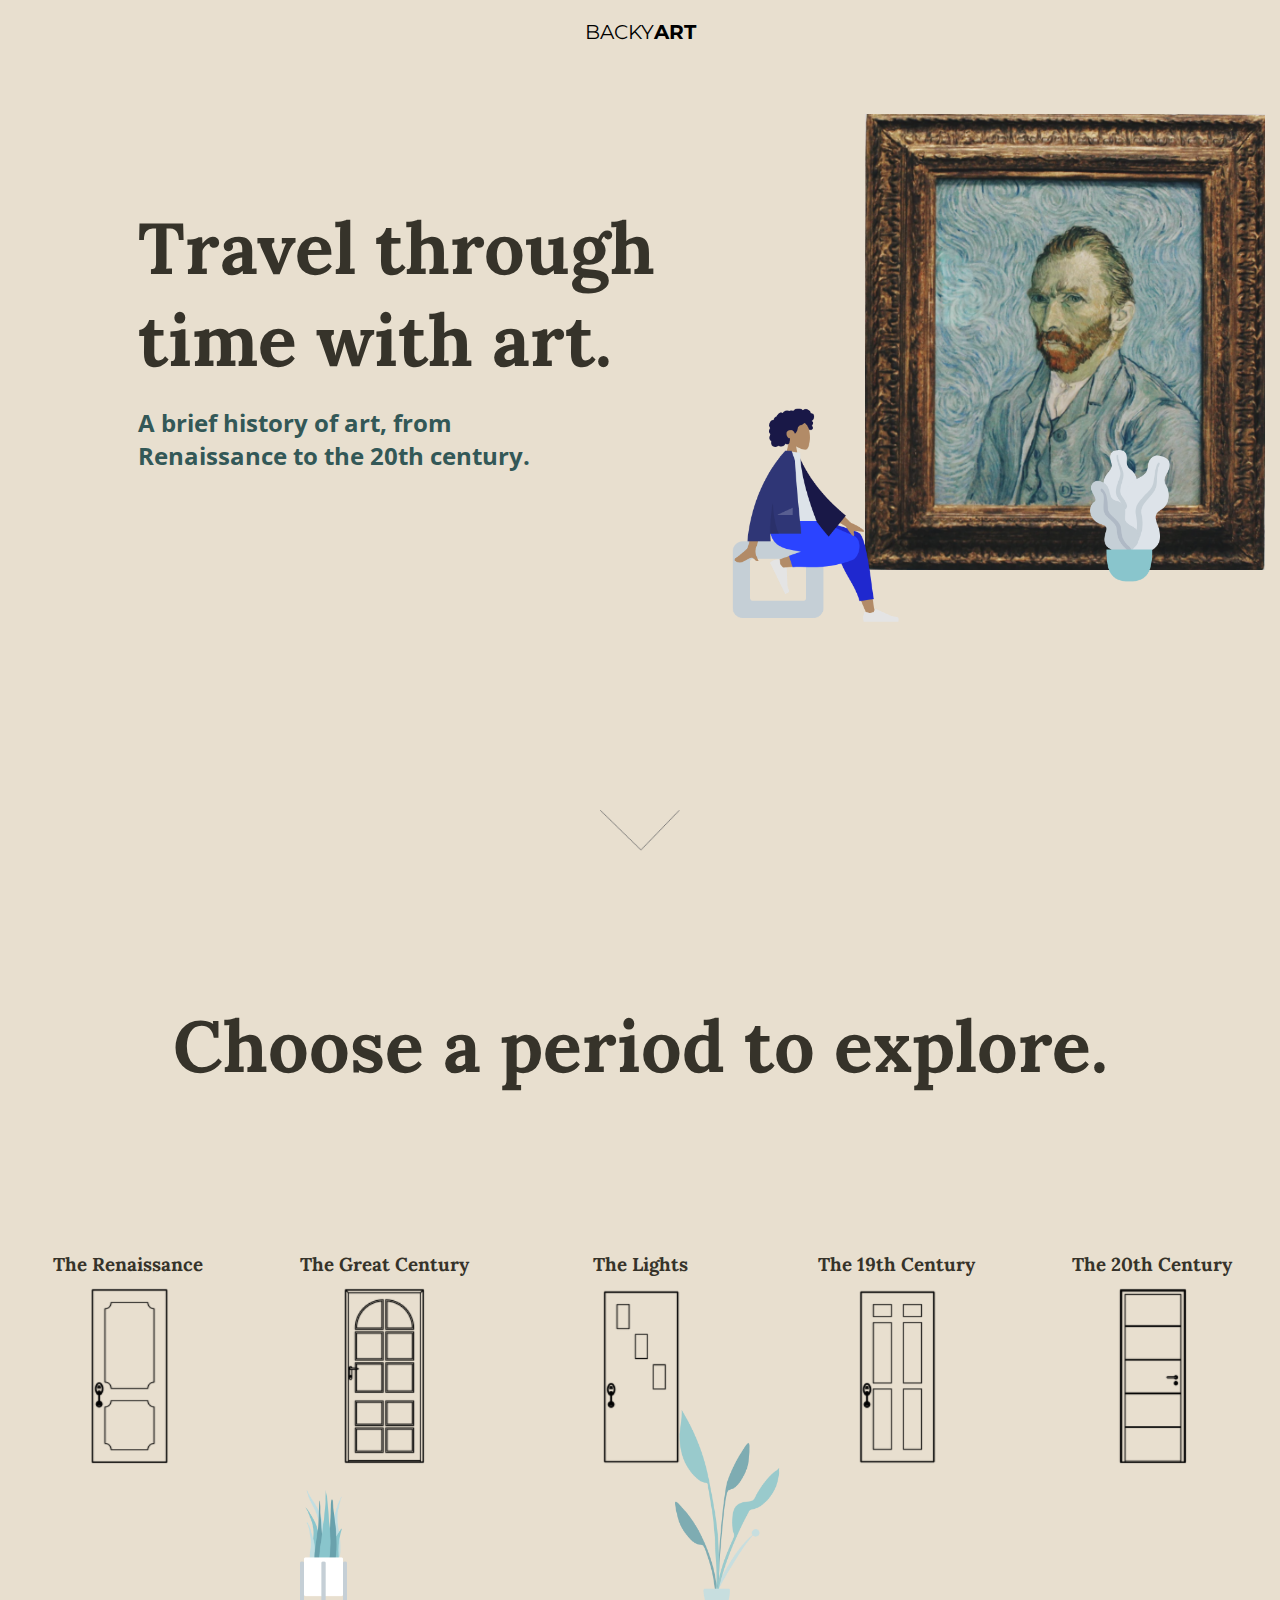
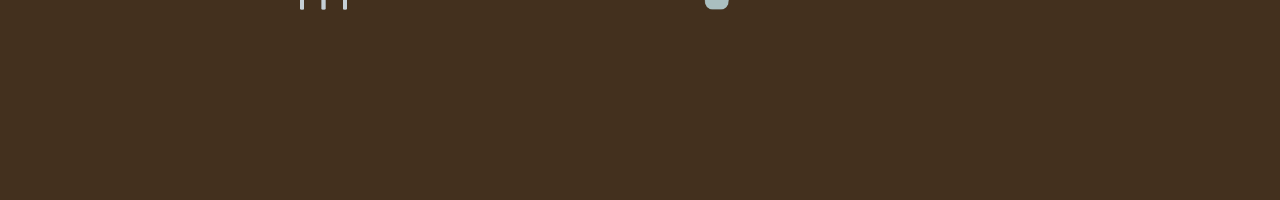
<file: index.html>
<!DOCTYPE html>

<head>
    <title> Home </title>
    <link rel="stylesheet" href="assets/style/style.css">
    <link href="https://fonts.googleapis.com/css?family=Lora|Montserrat|Open+Sans&display=swap" rel="stylesheet">
    <style type = "text/css">
    	*
    	{
    		margin: 0;
    		padding: 0;
    	}
    </style>
</head>

<body id = "home_body">
	<div class = "wall" id = "page1">
		<div id = "backyart">
			BACKY<strong>ART</strong>
		</div>
		<div class = "p1-content" id = "text-box">
			<h1 class = "text1">
				Travel through </br>
				time with art.
			</h1>
			<h2 class = "text1">
				A brief history of art, from </br>
				Renaissance to the 20th century.
			</h2>
		</div>
		<div class = "p1-content" id = "illustration">
			<img id = "vangogh" src="assets/img/vangogh.png" alt="Van Gogh">
			<img id = "lady" src="assets/img/lady.png" alt="Sitting woman">
			<img id = "plant1" src="assets/img/plant1.png" alt="Plant">
		</div>
		<a href="#page2"> <img id = "arrow" src="assets/img/arrow.png"> </a>
	</div>

	<div class = "wall" id = "page2">
		<h1 id = "text3">
			Choose a period
			to explore.
		</h1>
		<div id = "p2-container">
			<div id = "doors-container">
				<div id = "door1">
					<h3> The Renaissance </h3>
					<a href="therenaissance.html"> <img class = "doors" src="assets/img/door1.png"> </a>
				</div>
				<div id = "door2">
					<h3> The Great Century </h3>
					<a href="greatcentury.html"> <img class = "doors" src="assets/img/door2.png"> </a>
				</div>
				<div id = "door3">
					<h3> The Lights </h3>
					<a href="thelights.html"> <img class = "doors" src="assets/img/door3.png"> </a>
				</div>
				<div id = "door4">
					<h3> The 19th Century </h3>
					<a href="19th.html"> <img class = "doors" src="assets/img/door4.png"> </a>
				</div>
				<div id = "door5">
					<h3> The 20th Century </h3>
					<a href="20th.html"> <img class = "doors" src="assets/img/door5.png"> </a>
				</div>
			</div>
			<img id = "plant2" src="assets/img/plant2.png" alt="Plant">
			<img id = "plant3" src="assets/img/plant3.png" alt="Plant">
		</div>
		<div id = "floor">
	</div>

	</div>

<script src="assets/script/script.js"></script>

</body>
</html>
</file>
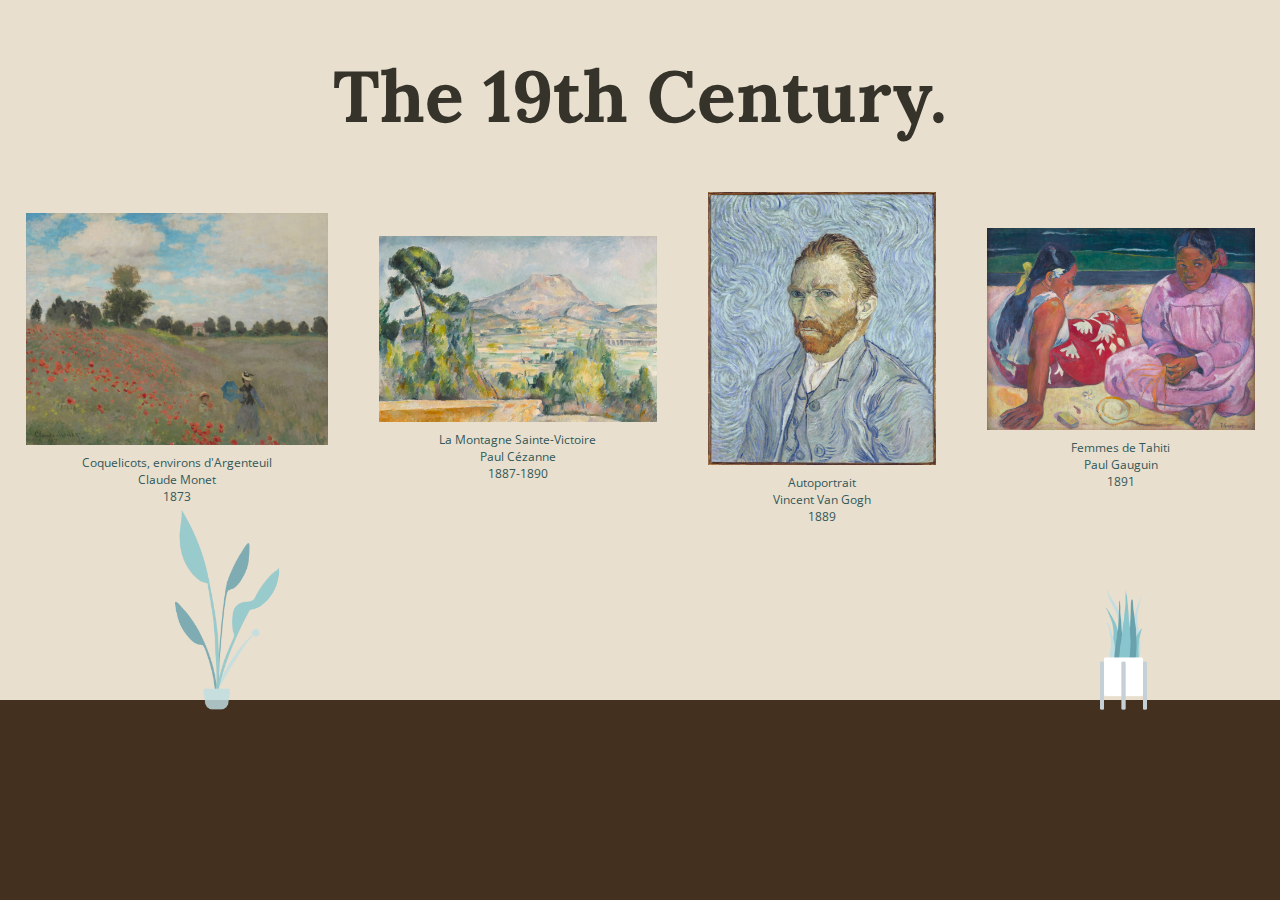
<file: 19th.html>
<!DOCTYPE html>

<head>
    <title> Home </title>
    <link rel="stylesheet" href="assets/style/style.css">
    <link href="https://fonts.googleapis.com/css?family=Lora|Montserrat|Open+Sans&display=swap" rel="stylesheet">
    <style type = "text/css">
    	*
    	{
    		margin: 0;
    		padding: 0;
    	}
    </style>
</head>

<body id = "body">
	<div class = "wall" id = "page2">
		<h1 id = "text4">
			The 19th Century.
		</h1>
		<div id = "container">
			<div id = "paintings-container">
				<div id = "door1">
					<img class = "paintings" id = "monet" src="assets/img/monet.png"> </a>
					<p> Coquelicots, environs d'Argenteuil </br> Claude Monet </br> 1873 </p>
				</div>

				<div id = "door3">
					<img class = "paintings" id = "cezanne" src="assets/img/cezanne.png"> </a>
					<p> La Montagne Sainte-Victoire </br> Paul Cézanne </br> 1887-1890 </p>
				</div>

				<div id = "door2">
					<img class = "paintings" id = "vincent" src="assets/img/vincent.png"> </a>
					<p> Autoportrait </br> Vincent Van Gogh </br> 1889 </p>
				</div>

				<div id = "door4">
					<img class = "paintings" id = "gauguin" src="assets/img/gauguin.png"> </a>
					<p> Femmes de Tahiti </br> Paul Gauguin </br> 1891 </p>
				</div>
			</div>
			<img id = "plant10" src="assets/img/plant2.png" alt="Plant">
			<img id = "plant11" src="assets/img/plant3.png" alt="Plant">
		</div>
		<div id = "floor">
	</div>

	</div>

<script src="assets/script/script.js"></script>

</body>
</html>
</file>
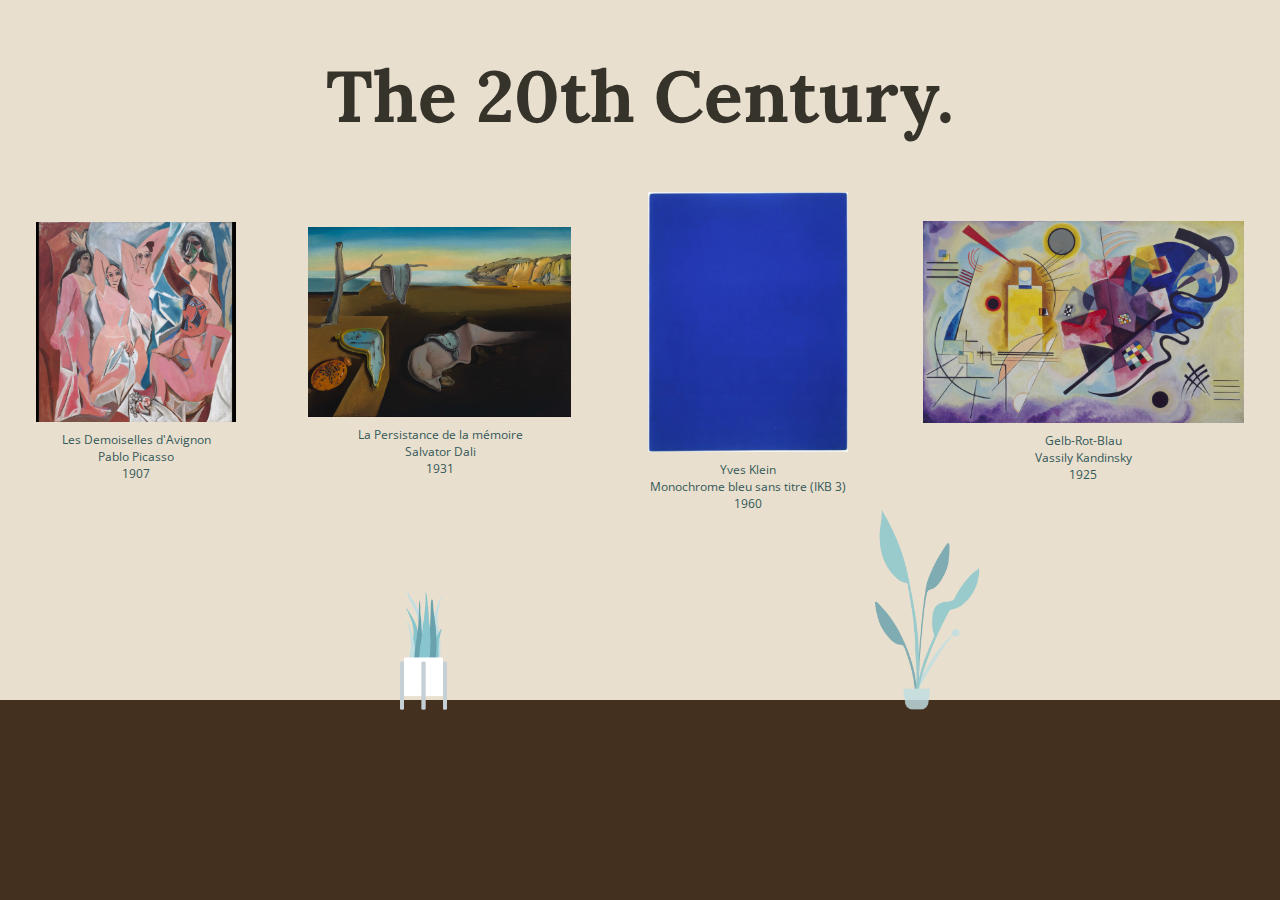
<file: 20th.html>
<!DOCTYPE html>

<head>
    <title> Home </title>
    <link rel="stylesheet" href="assets/style/style.css">
    <link href="https://fonts.googleapis.com/css?family=Lora|Montserrat|Open+Sans&display=swap" rel="stylesheet">
    <style type = "text/css">
    	*
    	{
    		margin: 0;
    		padding: 0;
    	}
    </style>
</head>

<body id = "body">
	<div class = "wall" id = "page2">
		<h1 id = "text4">
			The 20th Century.
		</h1>
		<div id = "container">
			<div id = "paintings-container">
				<div id = "door1">
					<img class = "paintings" id = "picasso" src="assets/img/picasso.png"> </a>
					<p> Les Demoiselles d'Avignon </br> Pablo Picasso </br> 1907 </p>
				</div>

				<div id = "door3">
					<img class = "paintings" id = "dali" src="assets/img/dali.png"> </a>
					<p> La Persistance de la mémoire </br> Salvator Dali </br> 1931 </p>
				</div>

				<div id = "door2">
					<img class = "paintings" id = "klein" src="assets/img/klein.png"> </a>
					<p> Yves Klein </br> Monochrome bleu sans titre (IKB 3) </br> 1960 </p>
				</div>

				<div id = "door4">
					<img class = "paintings" id = "kandinsky" src="assets/img/kandinsky.png"> </a>
					<p> Gelb-Rot-Blau </br> Vassily Kandinsky </br> 1925 </p>
				</div>
			</div>
			<img id = "plant12" src="assets/img/plant2.png" alt="Plant">
			<img id = "plant13" src="assets/img/plant3.png" alt="Plant">
		</div>
		<div id = "floor">
	</div>

	</div>

<script src="assets/script/script.js"></script>

</body>
</html>
</file>
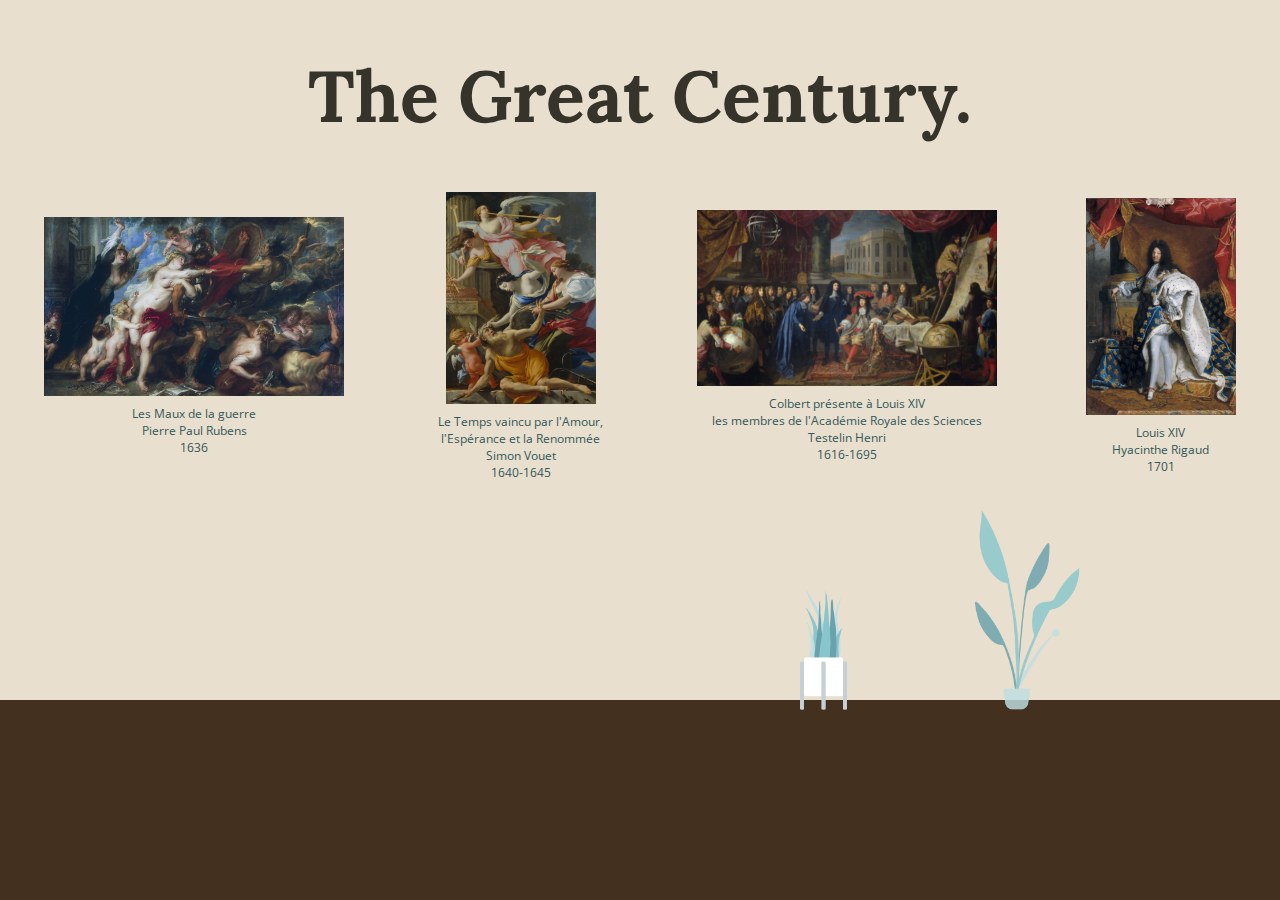
<file: greatcentury.html>
<!DOCTYPE html>

<head>
    <title> Home </title>
    <link rel="stylesheet" href="assets/style/style.css">
    <link href="https://fonts.googleapis.com/css?family=Lora|Montserrat|Open+Sans&display=swap" rel="stylesheet">
    <style type = "text/css">
    	*
    	{
    		margin: 0;
    		padding: 0;
    	}
    </style>
</head>

<body id = "body">
	<div class = "wall" id = "page2">
		<h1 id = "text4">
			The Great Century.
		</h1>
		<div id = "container">
			<div id = "paintings-container">
				<div id = "door1">
					<img class = "paintings" id = "rubens" src="assets/img/rubens.png"> </a>
					<p> Les Maux de la guerre </br> Pierre Paul Rubens </br> 1636 </p>
				</div>

				<div id = "door3">
					<img class = "paintings" id = "vouet" src="assets/img/vouet.png"> </a>
					<p> Le Temps vaincu par l'Amour, </br>l'Espérance et la Renommée </br> Simon Vouet </br> 1640-1645 </p>
				</div>
				<div id = "door2">
					<img class = "paintings" id = "henri" src="assets/img/henri.png"> </a>
					<p> Colbert présente à Louis XIV </br>les membres de l'Académie Royale des Sciences</br> Testelin Henri </br> 1616-1695 </p>
				</div>
				<div id = "door4">
					<img class = "paintings" id = "rigaud" src="assets/img/rigaud.png"> </a>
					<p> Louis XIV </br> Hyacinthe Rigaud </br> 1701 </p>
				</div>
			</div>
			<img id = "plant6" src="assets/img/plant2.png" alt="Plant">
			<img id = "plant7" src="assets/img/plant3.png" alt="Plant">
		</div>
		<div id = "floor">
	</div>

	</div>

<script src="assets/script/script.js"></script>

</body>
</html>
</file>
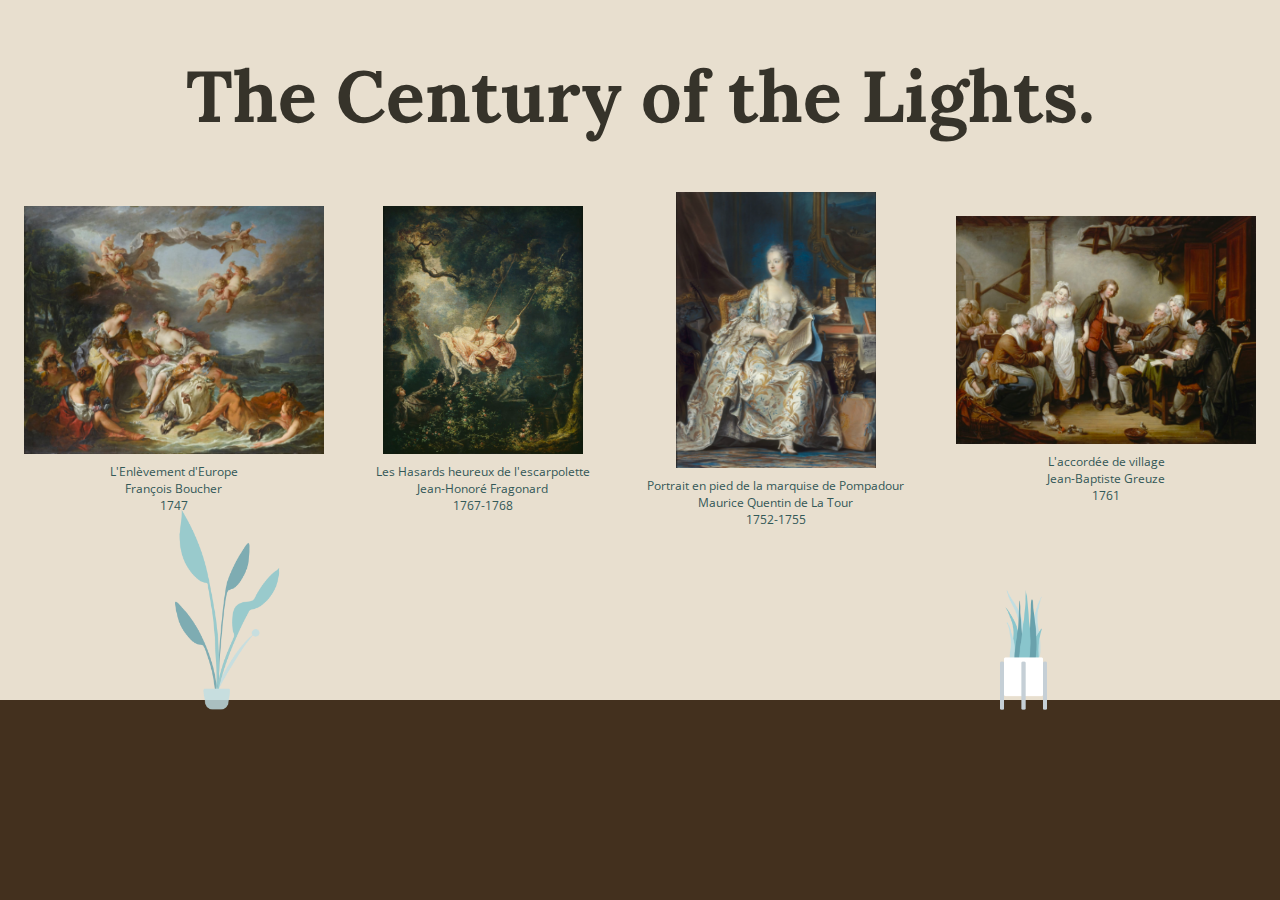
<file: thelights.html>
<!DOCTYPE html>

<head>
    <title> Home </title>
    <link rel="stylesheet" href="assets/style/style.css">
    <link href="https://fonts.googleapis.com/css?family=Lora|Montserrat|Open+Sans&display=swap" rel="stylesheet">
    <style type = "text/css">
    	*
    	{
    		margin: 0;
    		padding: 0;
    	}
    </style>
</head>

<body id = "body">
	<div class = "wall" id = "page2">
		<h1 id = "text4">
			The Century of the Lights.
		</h1>
		<div id = "container">
			<div id = "paintings-container">
				<div id = "door1">
					<img class = "paintings" id = "boucher" src="assets/img/boucher.png"> </a>
					<p> L'Enlèvement d'Europe </br> François Boucher </br> 1747 </p>
				</div>

				<div id = "door3">
					<img class = "paintings" id = "fragonard" src="assets/img/fragonard.png"> </a>
					<p> Les Hasards heureux de l'escarpolette </br> Jean-Honoré Fragonard </br> 1767-1768 </p>
				</div>

				<div id = "door2">
					<img class = "paintings" id = "delatour" src="assets/img/delatour.png"> </a>
					<p> Portrait en pied de la marquise de Pompadour </br> Maurice Quentin de La Tour </br> 1752-1755 </p>
				</div>

				<div id = "door4">
					<img class = "paintings" id = "greuze" src="assets/img/greuze.png"> </a>
					<p> L'accordée de village </br> Jean-Baptiste Greuze </br> 1761 </p>
				</div>
			</div>
			<img id = "plant8" src="assets/img/plant2.png" alt="Plant">
			<img id = "plant9" src="assets/img/plant3.png" alt="Plant">
		</div>
		<div id = "floor">
	</div>

	</div>

<script src="assets/script/script.js"></script>

</body>
</html>
</file>
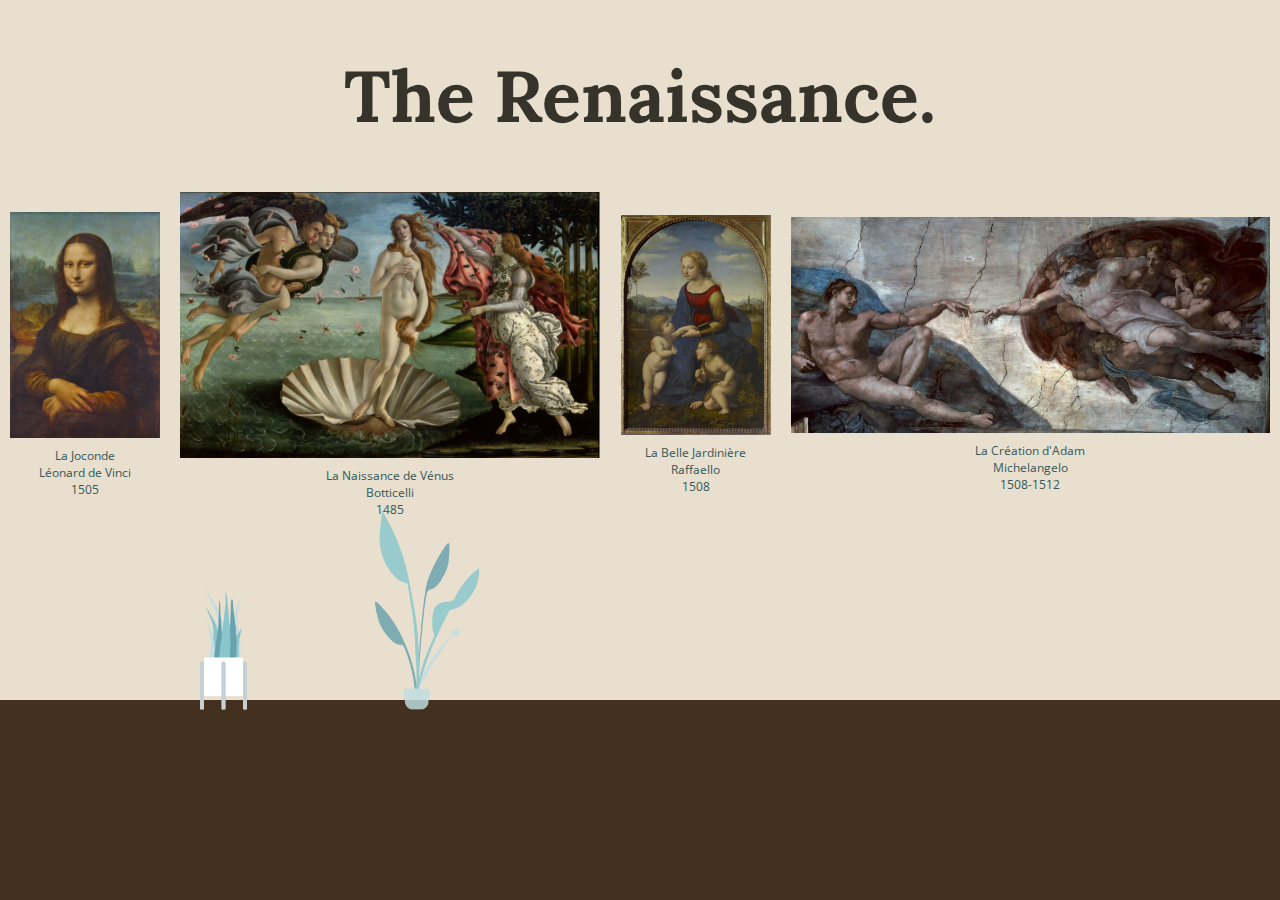
<file: therenaissance.html>
<!DOCTYPE html>

<head>
    <title> Home </title>
    <link rel="stylesheet" href="assets/style/style.css">
    <link href="https://fonts.googleapis.com/css?family=Lora|Montserrat|Open+Sans&display=swap" rel="stylesheet">
    <style type = "text/css">
    	*
    	{
    		margin: 0;
    		padding: 0;
    	}
    </style>
</head>

<body id = "body">
	<div class = "wall" id = "page2">
		<h1 id = "text4">
			The Renaissance.
		</h1>
		<div id = "container">
			<div id = "paintings-container">
				<div id = "door1">
					<img class = "paintings" id = "davinci" src="assets/img/davinci.png"> </a>
					<p> La Joconde </br> Léonard de Vinci </br> 1505 </p>
				</div>

				<div id = "door3">
					<img class = "paintings" id = "botticelli" src="assets/img/Botticelli.png"> </a>
					<p> La Naissance de Vénus </br> Botticelli </br> 1485 </p>
				</div>
				<div id = "door2">
					<img class = "paintings" id = "raffaello" src="assets/img/raffaello.png"> </a>
					<p> La Belle Jardinière </br> Raffaello </br> 1508 </p>
				</div>
				<div id = "door4">
					<img class = "paintings" id = "michaelangelo" src="assets/img/michaelangelo.png"> </a>
					<p> La Création d'Adam </br> Michelangelo </br> 1508-1512 </p>
				</div>
			</div>
			<img id = "plant4" src="assets/img/plant2.png" alt="Plant">
			<img id = "plant5" src="assets/img/plant3.png" alt="Plant">
		</div>
		<div id = "floor">
	</div>
	</div>

<script src="assets/script/script.js"></script>

</body>
</html>
</file>
<file: assets/style/style.css>
#backyart {
	padding: 20px;
	text-align: center;
	font-family: 'Montserrat', sans-serif;
	font-size: 20px;
}

body {
	background-color: #E8DFCF;
}

#page1 {
}

.p1-content {
	display: inline-block;
	float: left;
}

#text-box {
	margin-top: 10%;
	margin-left: 10%;
}

.text1 {
	text-align: left;
}

h1 {
	padding: 10px;
	font-family: 'Lora', serif;
	font-size: 72px;
	color: #36332A;
}

h2 {
	padding: 10px;
	font-family: 'Open Sans', sans-serif;
	font-size: 24px;
	color: #335857;
}

h3 {
	font-family: 'Lora', serif;
	color: #36332A;	
}

#illustration {
	margin-top: 50px;
	margin-left: 200px;
/*	background-color: red;*/
}

#vangogh {
	width: 400px;
	animation-name: upDown;
	animation-duration: 6s;
  	animation-iteration-count: infinite;
  	animation-timing-function: ease-in-out;
}

@keyframes upDown {
   0% { transform: translate(0, 0px); }
   50% { transform: translate(0, -20px); }
   100% { transform: translate(0, 0px); }
}

#lady {
	width: 200px;
	position: absolute;
	top: 400px;
	left: 700px;
}

#plant1 {
	width: 80px;
	position: absolute;
	top: 450px;
	right: 110px;
}

#arrow {
	position: absolute;
	width: 80px;
	top: 90%;
	left: 50%;
	transform: translateX(-50%);
}

html {
	scroll-behavior: smooth;
}

#page2 {
	position: absolute;
	width: 100%;
	text-align: center;
	height: 100%;
}

#home_body #page2 {
	top: 100%;
}

#text3 {
	padding-top: 100px;
}

#text4 {
	padding: 50px;
}

#p2-container {
	margin-top: 150px;
}



#doors-container {
	display: flex;
	justify-content: space-around;
}

#paintings-container {
	display: flex;
	justify-content: space-around;
	align-items: center;
}

.doors {
	width: 200px;
}

.doors:hover {
	cursor: pointer;
}

#plant2 {
	position: absolute;
	height: 120px;
	bottom: 190px;
	left: 300px;
	z-index: 1;
}

#plant3 {
	position: absolute;
	height: 200px;
	bottom: 190px;
	right: 500px;
	z-index: 1;
}

#floor {
	position: absolute;
	bottom: 0px;
	width: 100%;
	height: 200px;
	background-color: #43301E;
}


/*The Renaissance*/

#davinci, #raffaello {
	width: 150px;
}

p {
	padding: 5px;
	font-family: 'Open Sans', sans-serif;
	font-size: 12px;
	color: #335857;
}

#plant4 {
	position: absolute;
	height: 120px;
	bottom: 190px;
	left: 200px;
	z-index: 1;
}

#plant5 {
	position: absolute;
	height: 200px;
	bottom: 190px;
	right: 800px;
	z-index: 1;
}

/*The Great Century*/

#vouet, #rigaud {
	width: 150px;
}

#rubens, #henri {
	width: 300px;
}

#plant6 {
	position: absolute;
	height: 120px;
	bottom: 190px;
	left: 800px;
	z-index: 1;
}

#plant7 {
	position: absolute;
	height: 200px;
	bottom: 190px;
	right: 200px;
	z-index: 1;
}

/*Lights*/

#fragonard, #delatour {
	width: 200px;
}

#boucher, #greuze {
	width: 300px;
}

#plant8 {
	position: absolute;
	height: 120px;
	bottom: 190px;
	left: 1000px;
	z-index: 1;
}

#plant9 {
	position: absolute;
	height: 200px;
	bottom: 190px;
	right: 1000px;
	z-index: 1;
}

/*19th*/

#plant10 {
	position: absolute;
	height: 120px;
	bottom: 190px;
	left: 1100px;
	z-index: 1;
}

#plant11 {
	position: absolute;
	height: 200px;
	bottom: 190px;
	right: 1000px;
	z-index: 1;
}

/*20th*/

#picasso {
	width: 200px;
}

#klein {
	width: 200px;
}

#plant12 {
	position: absolute;
	height: 120px;
	bottom: 190px;
	left: 400px;
	z-index: 1;
}

#plant13 {
	position: absolute;
	height: 200px;
	bottom: 190px;
	right: 300px;
	z-index: 1;
}
</file>
